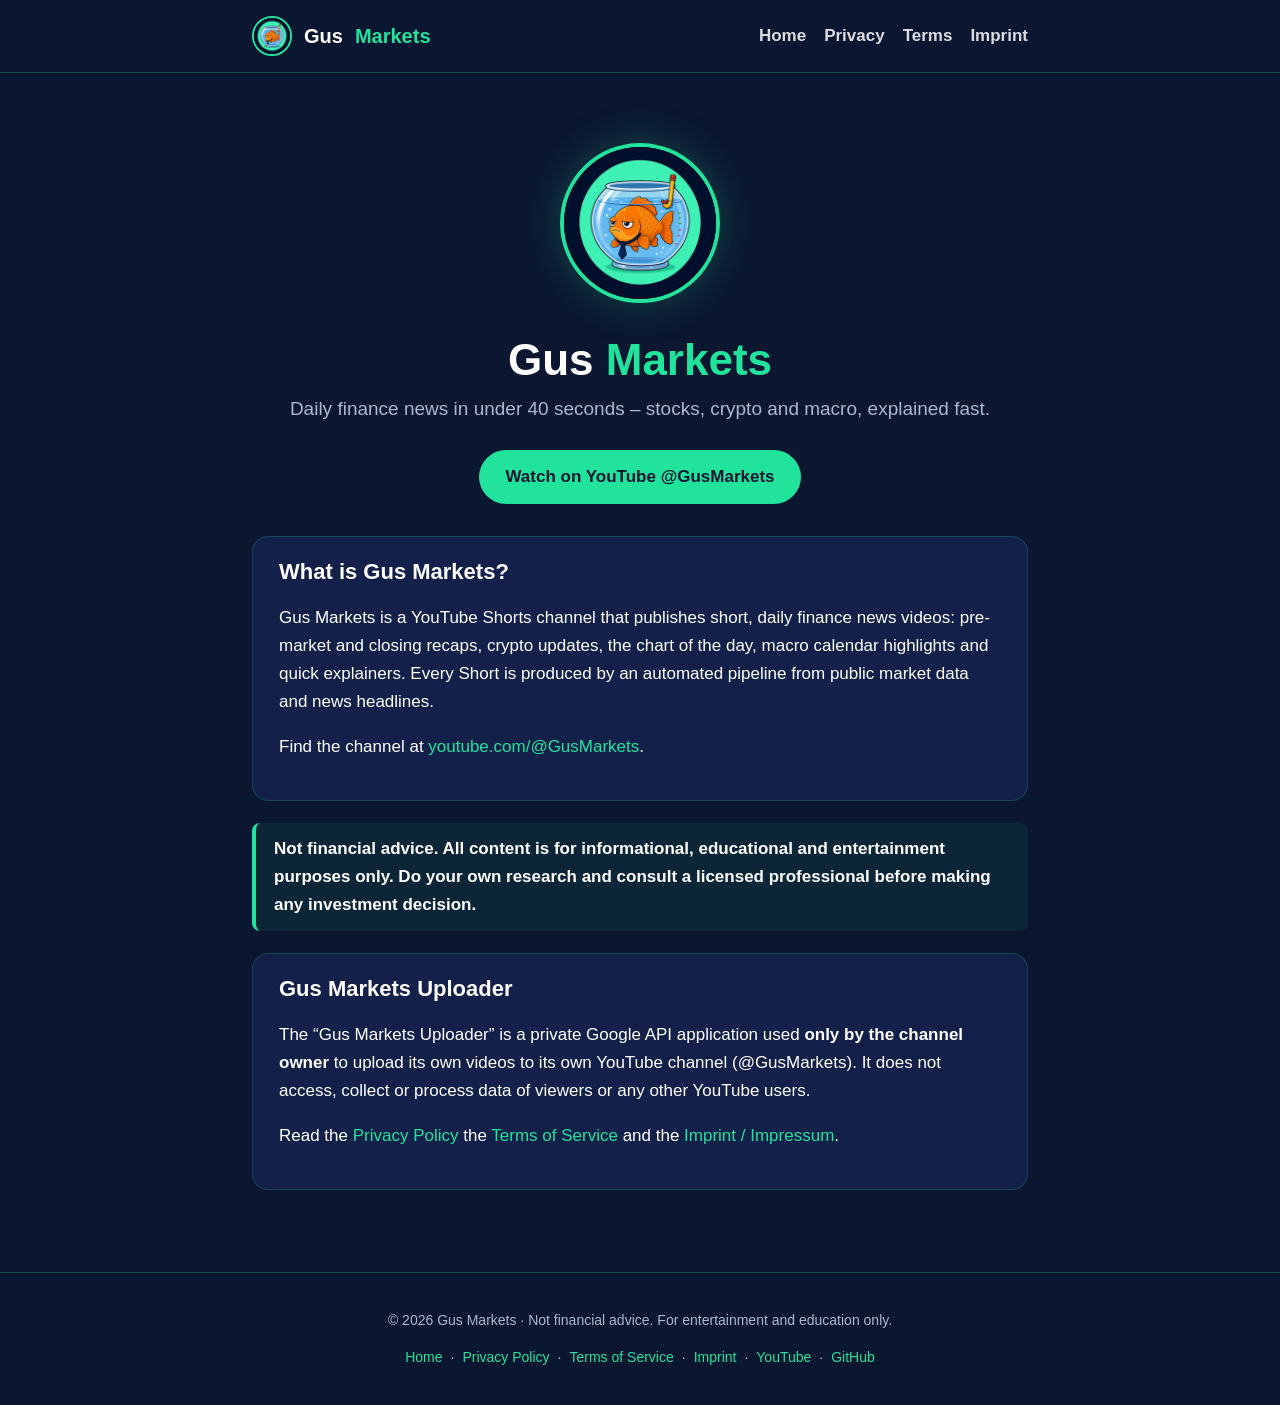
<file: index.html>
<!doctype html>
<html lang="en">
<head>
<meta charset="utf-8">
<meta name="viewport" content="width=device-width, initial-scale=1">
<title>Gus Markets – Daily finance news Shorts</title>
<meta name="description" content="Gus Markets – daily finance news Shorts on YouTube. Not financial advice.">
<link rel="icon" type="image/png" href="avatar.png">
<link rel="stylesheet" href="style.css">
</head>
<body>
<header><div class="wrap"><nav>
<a class="brand" href="index.html"><img src="avatar.png" alt="Gus Markets avatar">Gus <span class="accent">Markets</span></a>
<div class="links"><a href="index.html">Home</a><a href="privacy.html">Privacy</a><a href="terms.html">Terms</a><a href="imprint.html">Imprint</a></div>
</nav></div></header>
<main><div class="wrap">
<section class="hero">
<img src="avatar.png" alt="Gus, the Gus Markets mascot">
<h1>Gus <span class="accent">Markets</span></h1>
<p class="tag">Daily finance news in under 40 seconds – stocks, crypto and macro, explained fast.</p>
<a class="btn" href="https://www.youtube.com/@GusMarkets">Watch on YouTube @GusMarkets</a>
</section>

<div class="card">
<h2>What is Gus Markets?</h2>
<p>Gus Markets is a YouTube Shorts channel that publishes short, daily finance news videos: pre-market and closing recaps, crypto updates, the chart of the day, macro calendar highlights and quick explainers. Every Short is produced by an automated pipeline from public market data and news headlines.</p>
<p>Find the channel at <a href="https://www.youtube.com/@GusMarkets">youtube.com/@GusMarkets</a>.</p>
</div>

<p class="nfa">Not financial advice. All content is for informational, educational and entertainment purposes only. Do your own research and consult a licensed professional before making any investment decision.</p>

<div class="card">
<h2>Gus Markets Uploader</h2>
<p>The “Gus Markets Uploader” is a private Google API application used <strong>only by the channel owner</strong> to upload its own videos to its own YouTube channel (@GusMarkets). It does not access, collect or process data of viewers or any other YouTube users.</p>
<p>Read the <a href="privacy.html">Privacy Policy</a> the <a href="terms.html">Terms of Service</a> and the <a href="imprint.html">Imprint / Impressum</a>.</p>
</div>
</div></main>
<footer><div class="wrap">
<p>© 2026 Gus Markets · Not financial advice. For entertainment and education only.</p>
<p><a href="index.html">Home</a>·<a href="privacy.html">Privacy Policy</a>·<a href="terms.html">Terms of Service</a>·<a href="imprint.html">Imprint</a>·<a href="https://www.youtube.com/@GusMarkets">YouTube</a>·<a href="https://github.com/nathanaelyommarak-hub/gus-markets">GitHub</a></p>
</div></footer>
</body>
</html>
</file>
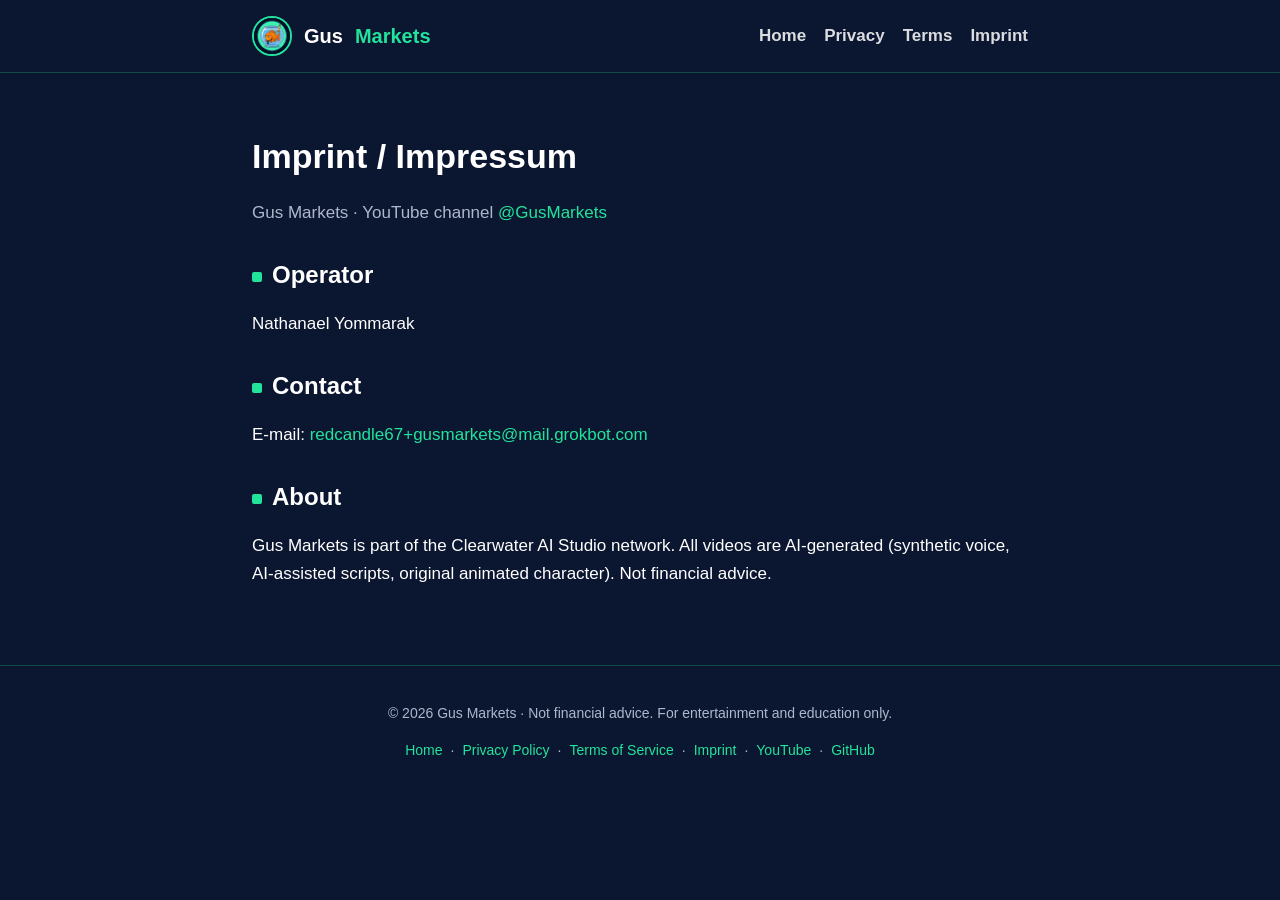
<file: imprint.html>
<!doctype html>
<html lang="en">
<head>
<meta charset="utf-8">
<meta name="viewport" content="width=device-width, initial-scale=1">
<title>Imprint / Impressum – Gus Markets</title>
<meta name="description" content="Gus Markets – daily finance news Shorts on YouTube. Not financial advice.">
<link rel="icon" type="image/png" href="avatar.png">
<link rel="stylesheet" href="style.css">
</head>
<body>
<header><div class="wrap"><nav>
<a class="brand" href="index.html"><img src="avatar.png" alt="Gus Markets avatar">Gus <span class="accent">Markets</span></a>
<div class="links"><a href="index.html">Home</a><a href="privacy.html">Privacy</a><a href="terms.html">Terms</a><a href="imprint.html">Imprint</a></div>
</nav></div></header>
<main><div class="wrap">
<h1>Imprint / Impressum</h1>
<p class="meta">Gus Markets · YouTube channel <a href="https://www.youtube.com/@GusMarkets">@GusMarkets</a></p>

<h2>Operator</h2>
<p>Nathanael Yommarak</p>

<h2>Contact</h2>
<p>E-mail: <a href="mailto:redcandle67+gusmarkets@mail.grokbot.com">redcandle67+gusmarkets@mail.grokbot.com</a></p>

<h2>About</h2>
<p>Gus Markets is part of the Clearwater AI Studio network. All videos are AI-generated (synthetic voice, AI-assisted scripts, original animated character). Not financial advice.</p>
</div></main>
<footer><div class="wrap">
<p>© 2026 Gus Markets · Not financial advice. For entertainment and education only.</p>
<p><a href="index.html">Home</a>·<a href="privacy.html">Privacy Policy</a>·<a href="terms.html">Terms of Service</a>·<a href="imprint.html">Imprint</a>·<a href="https://www.youtube.com/@GusMarkets">YouTube</a>·<a href="https://github.com/nathanaelyommarak-hub/gus-markets">GitHub</a></p>
</div></footer>
</body>
</html>
</file>
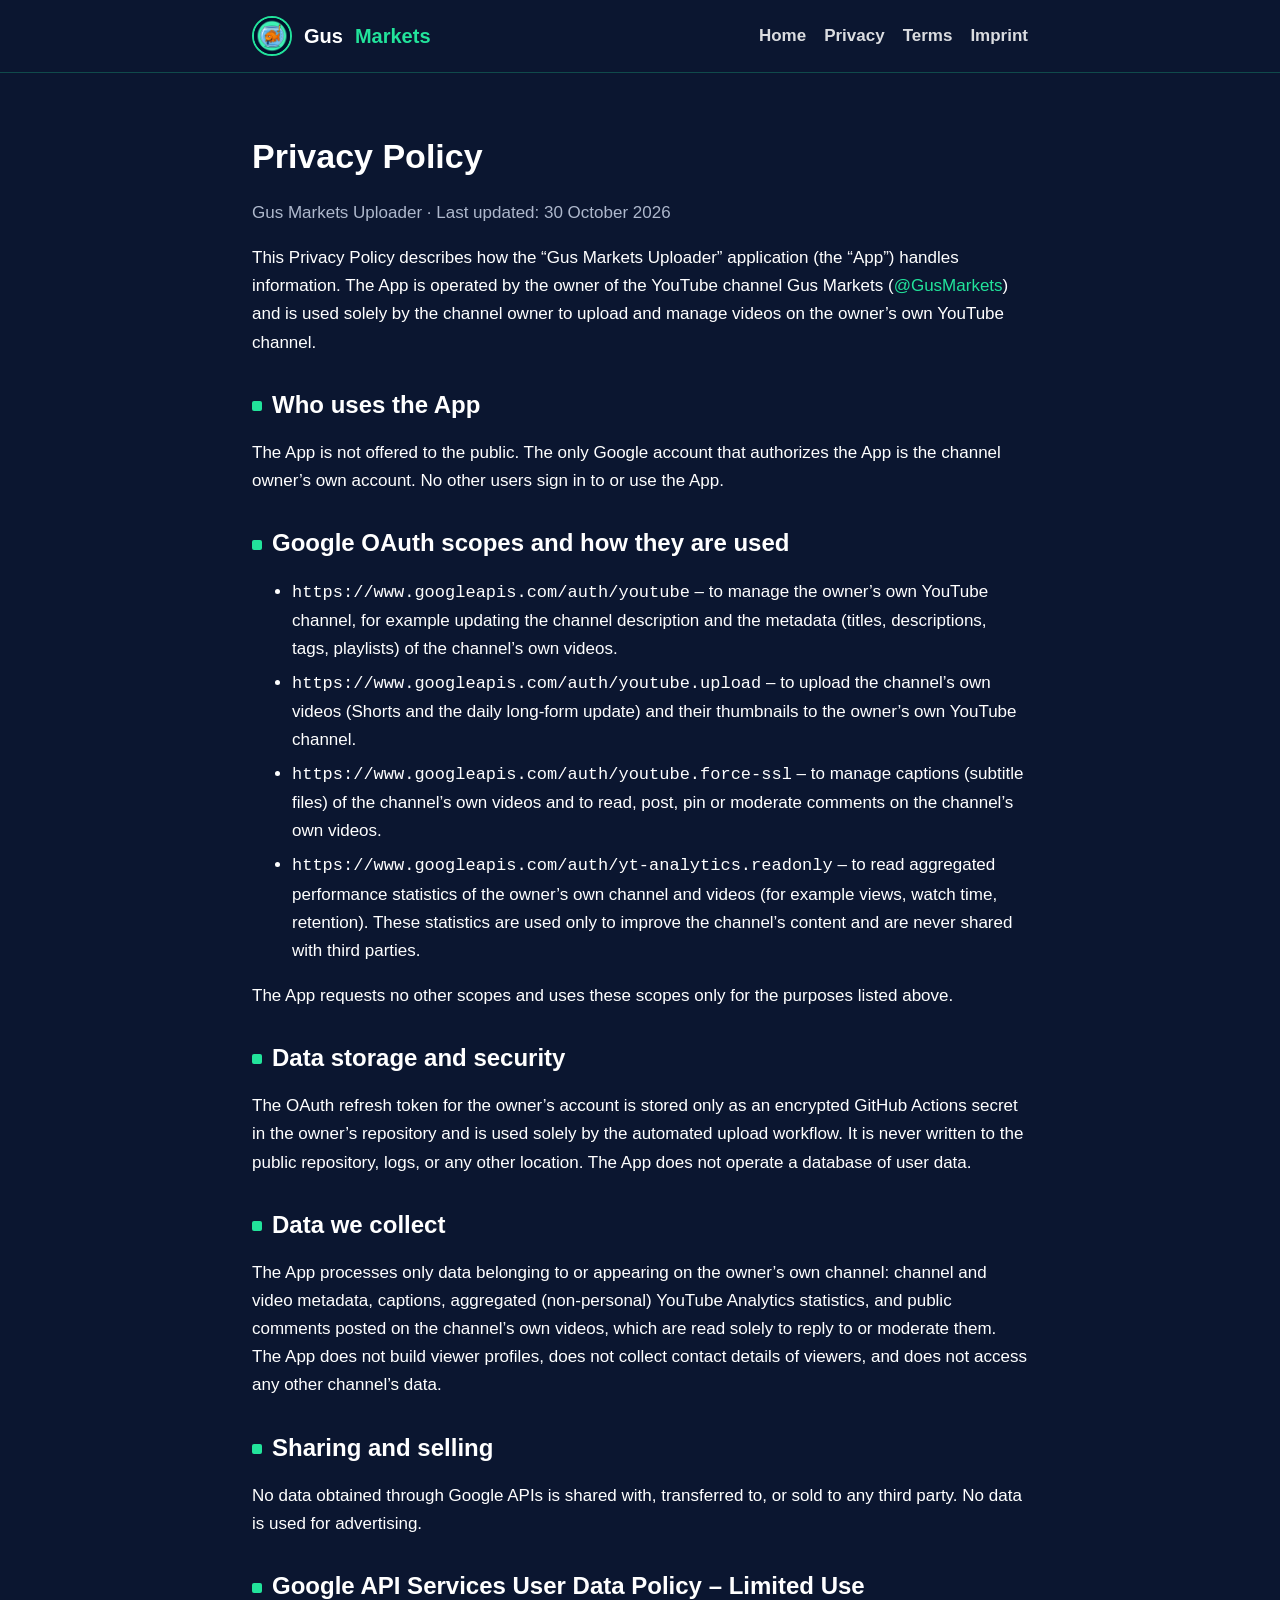
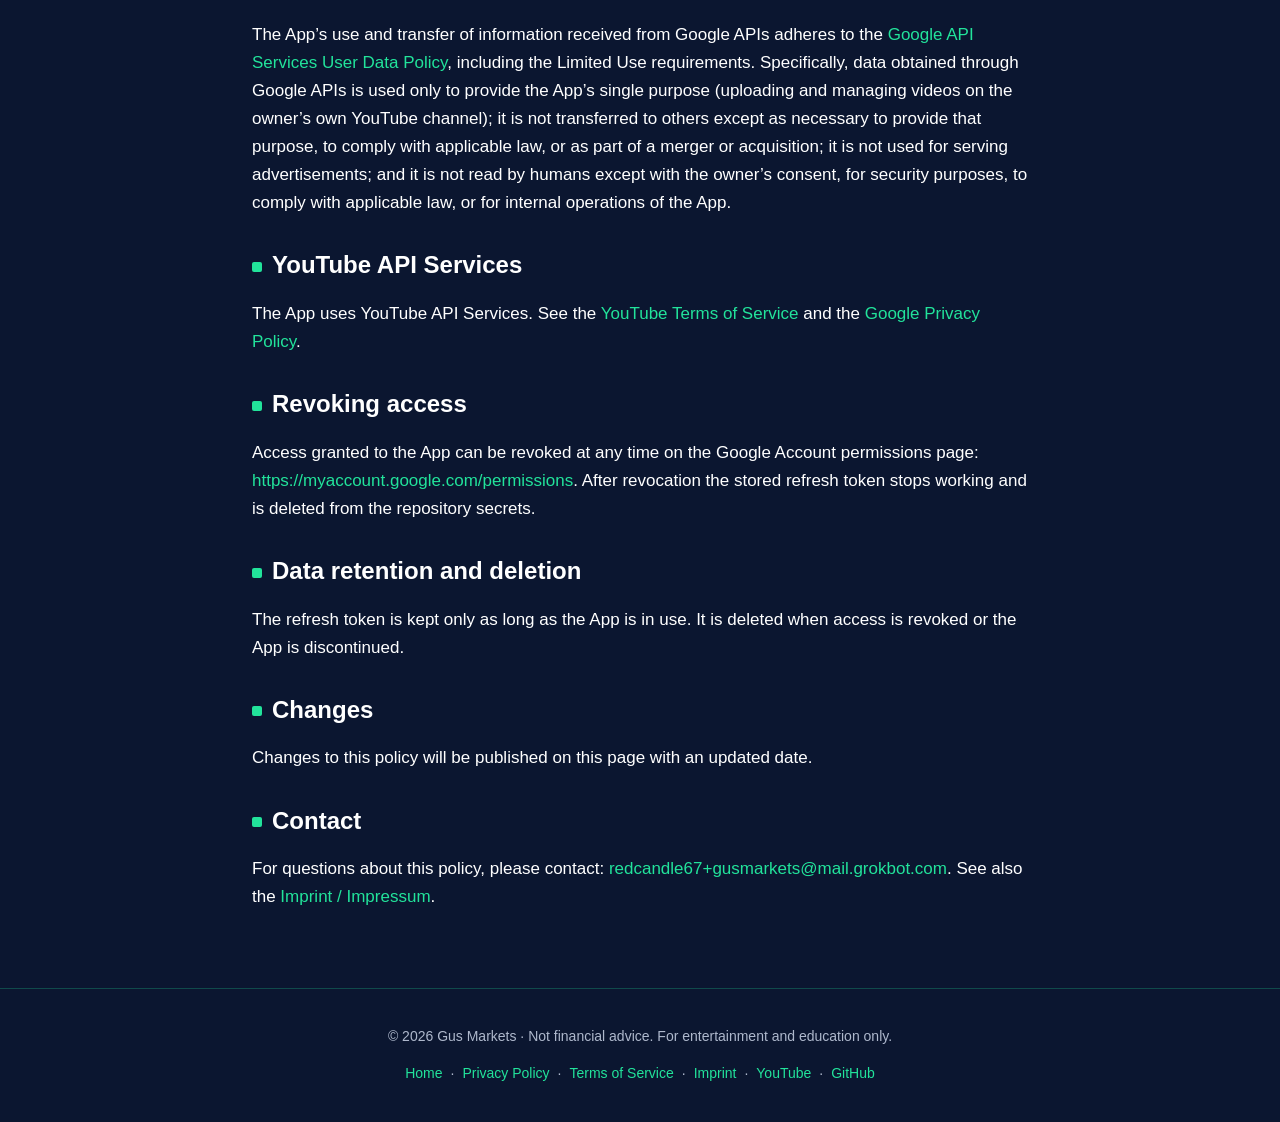
<file: privacy.html>
<!doctype html>
<html lang="en">
<head>
<meta charset="utf-8">
<meta name="viewport" content="width=device-width, initial-scale=1">
<title>Privacy Policy – Gus Markets Uploader</title>
<meta name="description" content="Gus Markets – daily finance news Shorts on YouTube. Not financial advice.">
<link rel="icon" type="image/png" href="avatar.png">
<link rel="stylesheet" href="style.css">
</head>
<body>
<header><div class="wrap"><nav>
<a class="brand" href="index.html"><img src="avatar.png" alt="Gus Markets avatar">Gus <span class="accent">Markets</span></a>
<div class="links"><a href="index.html">Home</a><a href="privacy.html">Privacy</a><a href="terms.html">Terms</a><a href="imprint.html">Imprint</a></div>
</nav></div></header>
<main><div class="wrap">
<h1>Privacy Policy</h1>
<p class="meta">Gus Markets Uploader · Last updated: 30 October 2026</p>

<p>This Privacy Policy describes how the “Gus Markets Uploader” application (the “App”) handles information. The App is operated by the owner of the YouTube channel Gus Markets (<a href="https://www.youtube.com/@GusMarkets">@GusMarkets</a>) and is used solely by the channel owner to upload and manage videos on the owner’s own YouTube channel.</p>

<h2>Who uses the App</h2>
<p>The App is not offered to the public. The only Google account that authorizes the App is the channel owner’s own account. No other users sign in to or use the App.</p>

<h2>Google OAuth scopes and how they are used</h2>
<ul>
<li><code>https://www.googleapis.com/auth/youtube</code> – to manage the owner’s own YouTube channel, for example updating the channel description and the metadata (titles, descriptions, tags, playlists) of the channel’s own videos.</li>
<li><code>https://www.googleapis.com/auth/youtube.upload</code> – to upload the channel’s own videos (Shorts and the daily long-form update) and their thumbnails to the owner’s own YouTube channel.</li>
<li><code>https://www.googleapis.com/auth/youtube.force-ssl</code> – to manage captions (subtitle files) of the channel’s own videos and to read, post, pin or moderate comments on the channel’s own videos.</li>
<li><code>https://www.googleapis.com/auth/yt-analytics.readonly</code> – to read aggregated performance statistics of the owner’s own channel and videos (for example views, watch time, retention). These statistics are used only to improve the channel’s content and are never shared with third parties.</li>
</ul>
<p>The App requests no other scopes and uses these scopes only for the purposes listed above.</p>

<h2>Data storage and security</h2>
<p>The OAuth refresh token for the owner’s account is stored only as an encrypted GitHub Actions secret in the owner’s repository and is used solely by the automated upload workflow. It is never written to the public repository, logs, or any other location. The App does not operate a database of user data.</p>

<h2>Data we collect</h2>
<p>The App processes only data belonging to or appearing on the owner’s own channel: channel and video metadata, captions, aggregated (non-personal) YouTube Analytics statistics, and public comments posted on the channel’s own videos, which are read solely to reply to or moderate them. The App does not build viewer profiles, does not collect contact details of viewers, and does not access any other channel’s data.</p>

<h2>Sharing and selling</h2>
<p>No data obtained through Google APIs is shared with, transferred to, or sold to any third party. No data is used for advertising.</p>

<h2>Google API Services User Data Policy – Limited Use</h2>
<p>The App’s use and transfer of information received from Google APIs adheres to the <a href="https://developers.google.com/terms/api-services-user-data-policy">Google API Services User Data Policy</a>, including the Limited Use requirements. Specifically, data obtained through Google APIs is used only to provide the App’s single purpose (uploading and managing videos on the owner’s own YouTube channel); it is not transferred to others except as necessary to provide that purpose, to comply with applicable law, or as part of a merger or acquisition; it is not used for serving advertisements; and it is not read by humans except with the owner’s consent, for security purposes, to comply with applicable law, or for internal operations of the App.</p>

<h2>YouTube API Services</h2>
<p>The App uses YouTube API Services. See the <a href="https://www.youtube.com/t/terms">YouTube Terms of Service</a> and the <a href="https://policies.google.com/privacy">Google Privacy Policy</a>.</p>

<h2>Revoking access</h2>
<p>Access granted to the App can be revoked at any time on the Google Account permissions page: <a href="https://myaccount.google.com/permissions">https://myaccount.google.com/permissions</a>. After revocation the stored refresh token stops working and is deleted from the repository secrets.</p>

<h2>Data retention and deletion</h2>
<p>The refresh token is kept only as long as the App is in use. It is deleted when access is revoked or the App is discontinued.</p>

<h2>Changes</h2>
<p>Changes to this policy will be published on this page with an updated date.</p>

<h2>Contact</h2>
<p>For questions about this policy, please contact: <a href="mailto:redcandle67+gusmarkets@mail.grokbot.com">redcandle67+gusmarkets@mail.grokbot.com</a>. See also the <a href="imprint.html">Imprint / Impressum</a>.</p>
</div></main>
<footer><div class="wrap">
<p>© 2026 Gus Markets · Not financial advice. For entertainment and education only.</p>
<p><a href="index.html">Home</a>·<a href="privacy.html">Privacy Policy</a>·<a href="terms.html">Terms of Service</a>·<a href="imprint.html">Imprint</a>·<a href="https://www.youtube.com/@GusMarkets">YouTube</a>·<a href="https://github.com/nathanaelyommarak-hub/gus-markets">GitHub</a></p>
</div></footer>
</body>
</html>
</file>
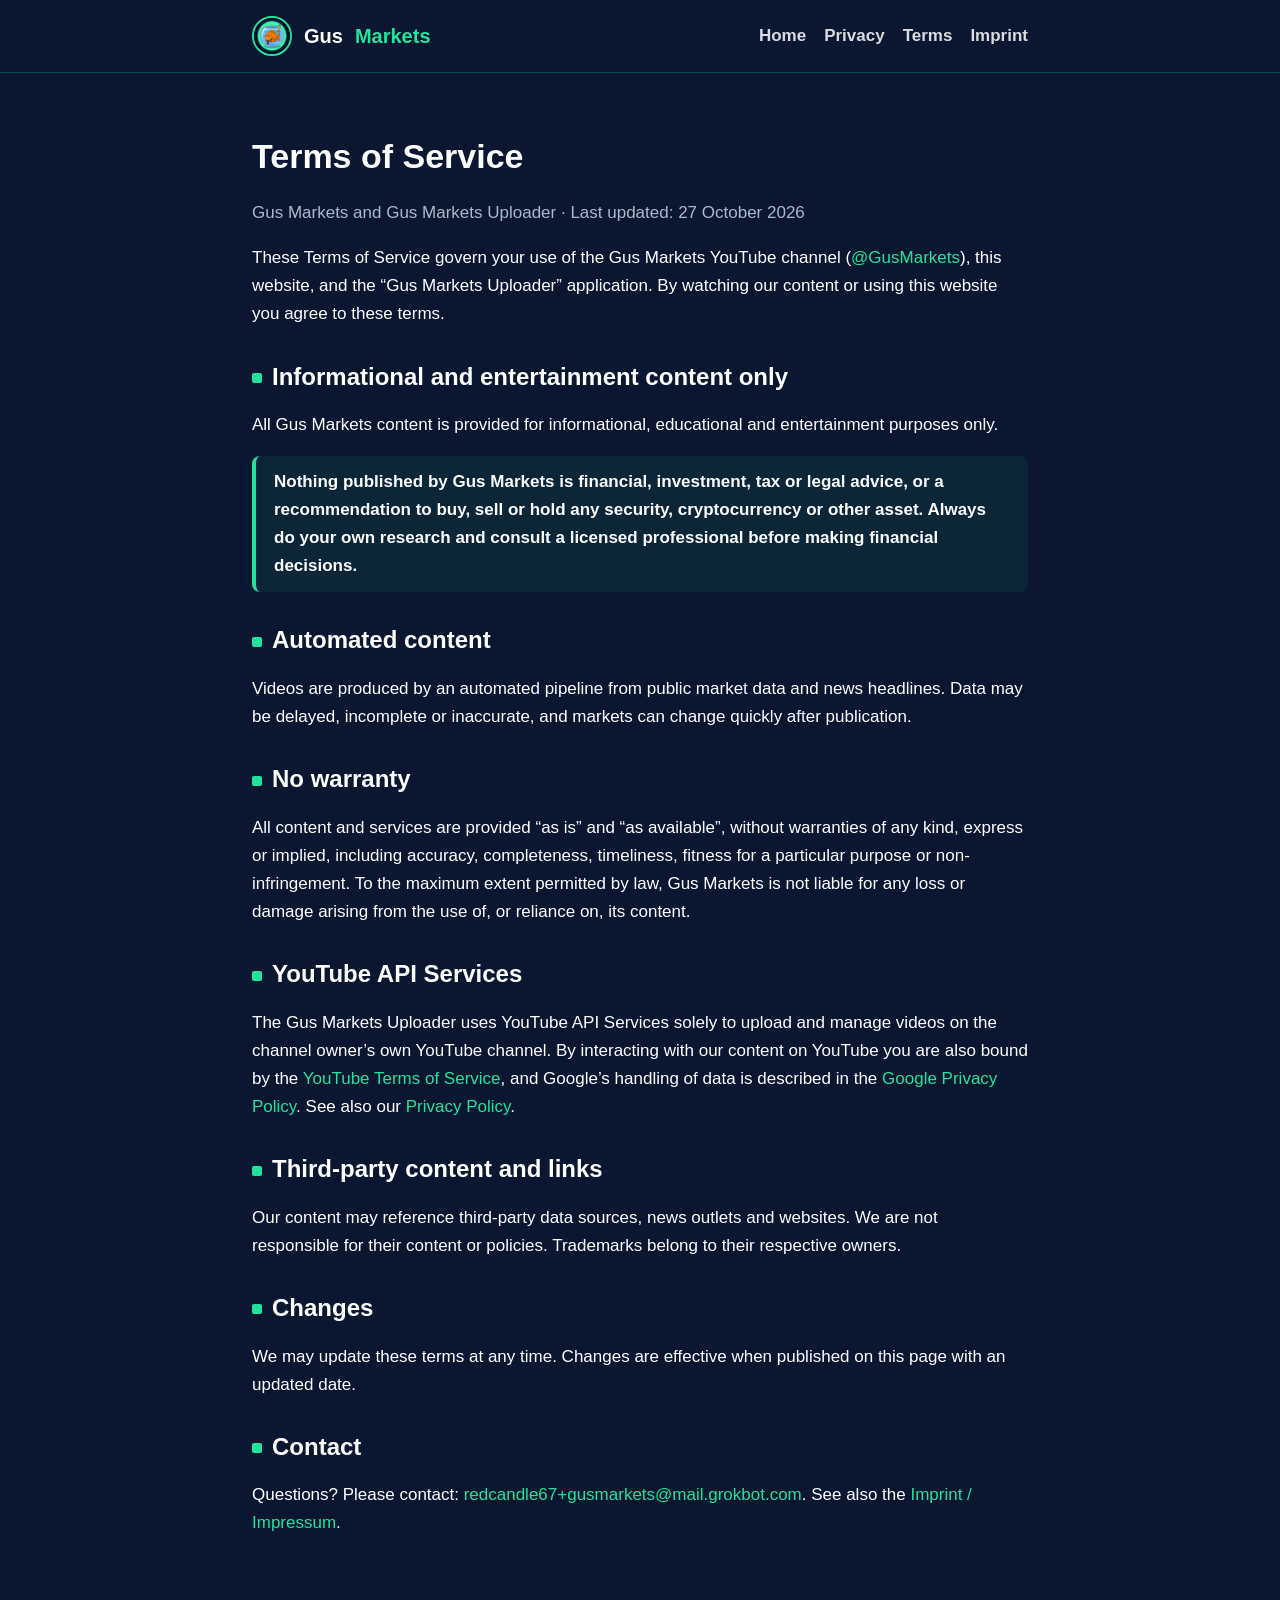
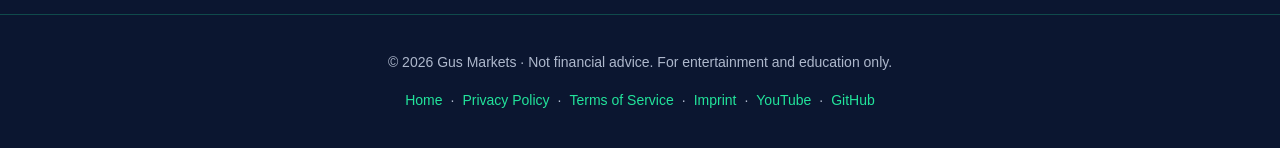
<file: terms.html>
<!doctype html>
<html lang="en">
<head>
<meta charset="utf-8">
<meta name="viewport" content="width=device-width, initial-scale=1">
<title>Terms of Service – Gus Markets</title>
<meta name="description" content="Gus Markets – daily finance news Shorts on YouTube. Not financial advice.">
<link rel="icon" type="image/png" href="avatar.png">
<link rel="stylesheet" href="style.css">
</head>
<body>
<header><div class="wrap"><nav>
<a class="brand" href="index.html"><img src="avatar.png" alt="Gus Markets avatar">Gus <span class="accent">Markets</span></a>
<div class="links"><a href="index.html">Home</a><a href="privacy.html">Privacy</a><a href="terms.html">Terms</a><a href="imprint.html">Imprint</a></div>
</nav></div></header>
<main><div class="wrap">
<h1>Terms of Service</h1>
<p class="meta">Gus Markets and Gus Markets Uploader · Last updated: 27 October 2026</p>

<p>These Terms of Service govern your use of the Gus Markets YouTube channel (<a href="https://www.youtube.com/@GusMarkets">@GusMarkets</a>), this website, and the “Gus Markets Uploader” application. By watching our content or using this website you agree to these terms.</p>

<h2>Informational and entertainment content only</h2>
<p>All Gus Markets content is provided for informational, educational and entertainment purposes only.</p>
<p class="nfa">Nothing published by Gus Markets is financial, investment, tax or legal advice, or a recommendation to buy, sell or hold any security, cryptocurrency or other asset. Always do your own research and consult a licensed professional before making financial decisions.</p>

<h2>Automated content</h2>
<p>Videos are produced by an automated pipeline from public market data and news headlines. Data may be delayed, incomplete or inaccurate, and markets can change quickly after publication.</p>

<h2>No warranty</h2>
<p>All content and services are provided “as is” and “as available”, without warranties of any kind, express or implied, including accuracy, completeness, timeliness, fitness for a particular purpose or non-infringement. To the maximum extent permitted by law, Gus Markets is not liable for any loss or damage arising from the use of, or reliance on, its content.</p>

<h2>YouTube API Services</h2>
<p>The Gus Markets Uploader uses YouTube API Services solely to upload and manage videos on the channel owner’s own YouTube channel. By interacting with our content on YouTube you are also bound by the <a href="https://www.youtube.com/t/terms">YouTube Terms of Service</a>, and Google’s handling of data is described in the <a href="https://policies.google.com/privacy">Google Privacy Policy</a>. See also our <a href="privacy.html">Privacy Policy</a>.</p>

<h2>Third-party content and links</h2>
<p>Our content may reference third-party data sources, news outlets and websites. We are not responsible for their content or policies. Trademarks belong to their respective owners.</p>

<h2>Changes</h2>
<p>We may update these terms at any time. Changes are effective when published on this page with an updated date.</p>

<h2>Contact</h2>
<p>Questions? Please contact: <a href="mailto:redcandle67+gusmarkets@mail.grokbot.com">redcandle67+gusmarkets@mail.grokbot.com</a>. See also the <a href="imprint.html">Imprint / Impressum</a>.</p>
</div></main>
<footer><div class="wrap">
<p>© 2026 Gus Markets · Not financial advice. For entertainment and education only.</p>
<p><a href="index.html">Home</a>·<a href="privacy.html">Privacy Policy</a>·<a href="terms.html">Terms of Service</a>·<a href="imprint.html">Imprint</a>·<a href="https://www.youtube.com/@GusMarkets">YouTube</a>·<a href="https://github.com/nathanaelyommarak-hub/gus-markets">GitHub</a></p>
</div></footer>
</body>
</html>
</file>
<file: style.css>
:root{--navy:#0B1630;--mint:#22E39B;--white:#FFFFFF;--muted:#AEB8CC;--card:#13214A}
*{box-sizing:border-box}
html,body{margin:0;padding:0}
body{background:var(--navy);color:var(--white);font-family:Inter,"Helvetica Neue",Arial,system-ui,-apple-system,"Segoe UI",Roboto,sans-serif;line-height:1.65;font-size:17px}
h1,h2,h3,.brand{font-family:Montserrat,Inter,"Helvetica Neue",Arial,system-ui,sans-serif;font-weight:800;line-height:1.2}
a{color:var(--mint);text-decoration:none}
a:hover{text-decoration:underline}
header{border-bottom:1px solid rgba(34,227,155,.25)}
.wrap{max-width:820px;margin:0 auto;padding:0 22px}
nav{display:flex;align-items:center;justify-content:space-between;padding:16px 0;gap:16px;flex-wrap:wrap}
.brand{display:flex;align-items:center;gap:12px;color:var(--white);font-size:20px}
.brand img{width:40px;height:40px;border-radius:50%;border:2px solid var(--mint)}
.links a{margin-left:18px;color:var(--white);opacity:.85;font-weight:600}
.links a:hover{color:var(--mint);opacity:1}
main{padding:40px 0 60px}
.hero{text-align:center;padding:30px 0 10px}
.hero img{width:160px;height:160px;border-radius:50%;border:4px solid var(--mint);box-shadow:0 0 40px rgba(34,227,155,.25)}
.hero h1{font-size:44px;margin:22px 0 6px}
.accent{color:var(--mint)}
.tag{color:var(--muted);font-size:19px;margin:0 0 26px}
.btn{display:inline-block;background:var(--mint);color:var(--navy);font-weight:800;padding:13px 26px;border-radius:999px;font-family:Montserrat,Inter,Arial,sans-serif}
.btn:hover{text-decoration:none;filter:brightness(1.08)}
.card{background:var(--card);border:1px solid rgba(34,227,155,.18);border-radius:16px;padding:22px 26px;margin:22px 0}
.card h2{margin-top:0;font-size:22px}
.nfa{border-left:4px solid var(--mint);padding:12px 18px;background:rgba(34,227,155,.08);border-radius:8px;font-weight:600}
h2{font-size:24px;margin-top:34px}
h2::before{content:"";display:inline-block;width:10px;height:10px;background:var(--mint);border-radius:2px;margin-right:10px;vertical-align:middle}
.card h2::before{display:none}
.meta{color:var(--muted)}
li{margin:6px 0}
footer{border-top:1px solid rgba(34,227,155,.25);padding:22px 0;color:var(--muted);font-size:14px;text-align:center}
footer a{margin:0 8px}
@media(max-width:560px){.hero h1{font-size:34px}.links a{margin-left:12px}}
</file>
